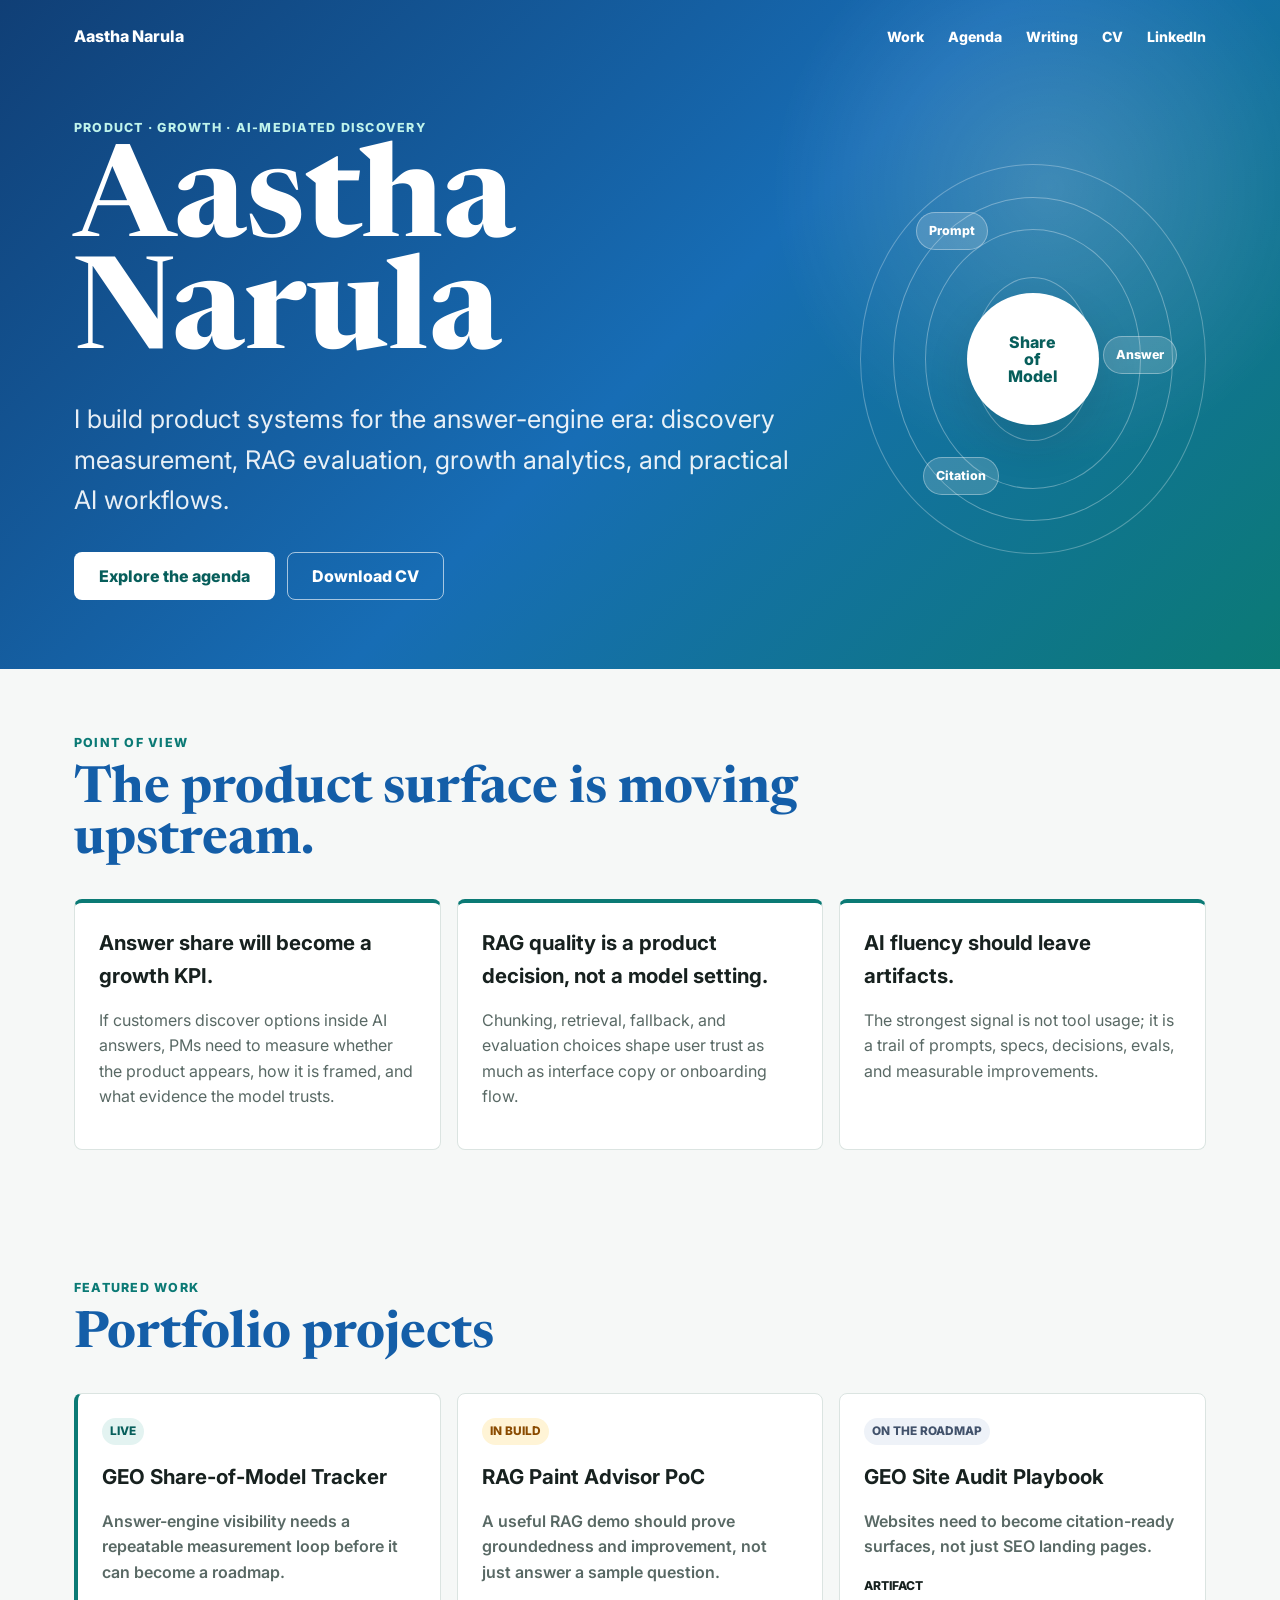
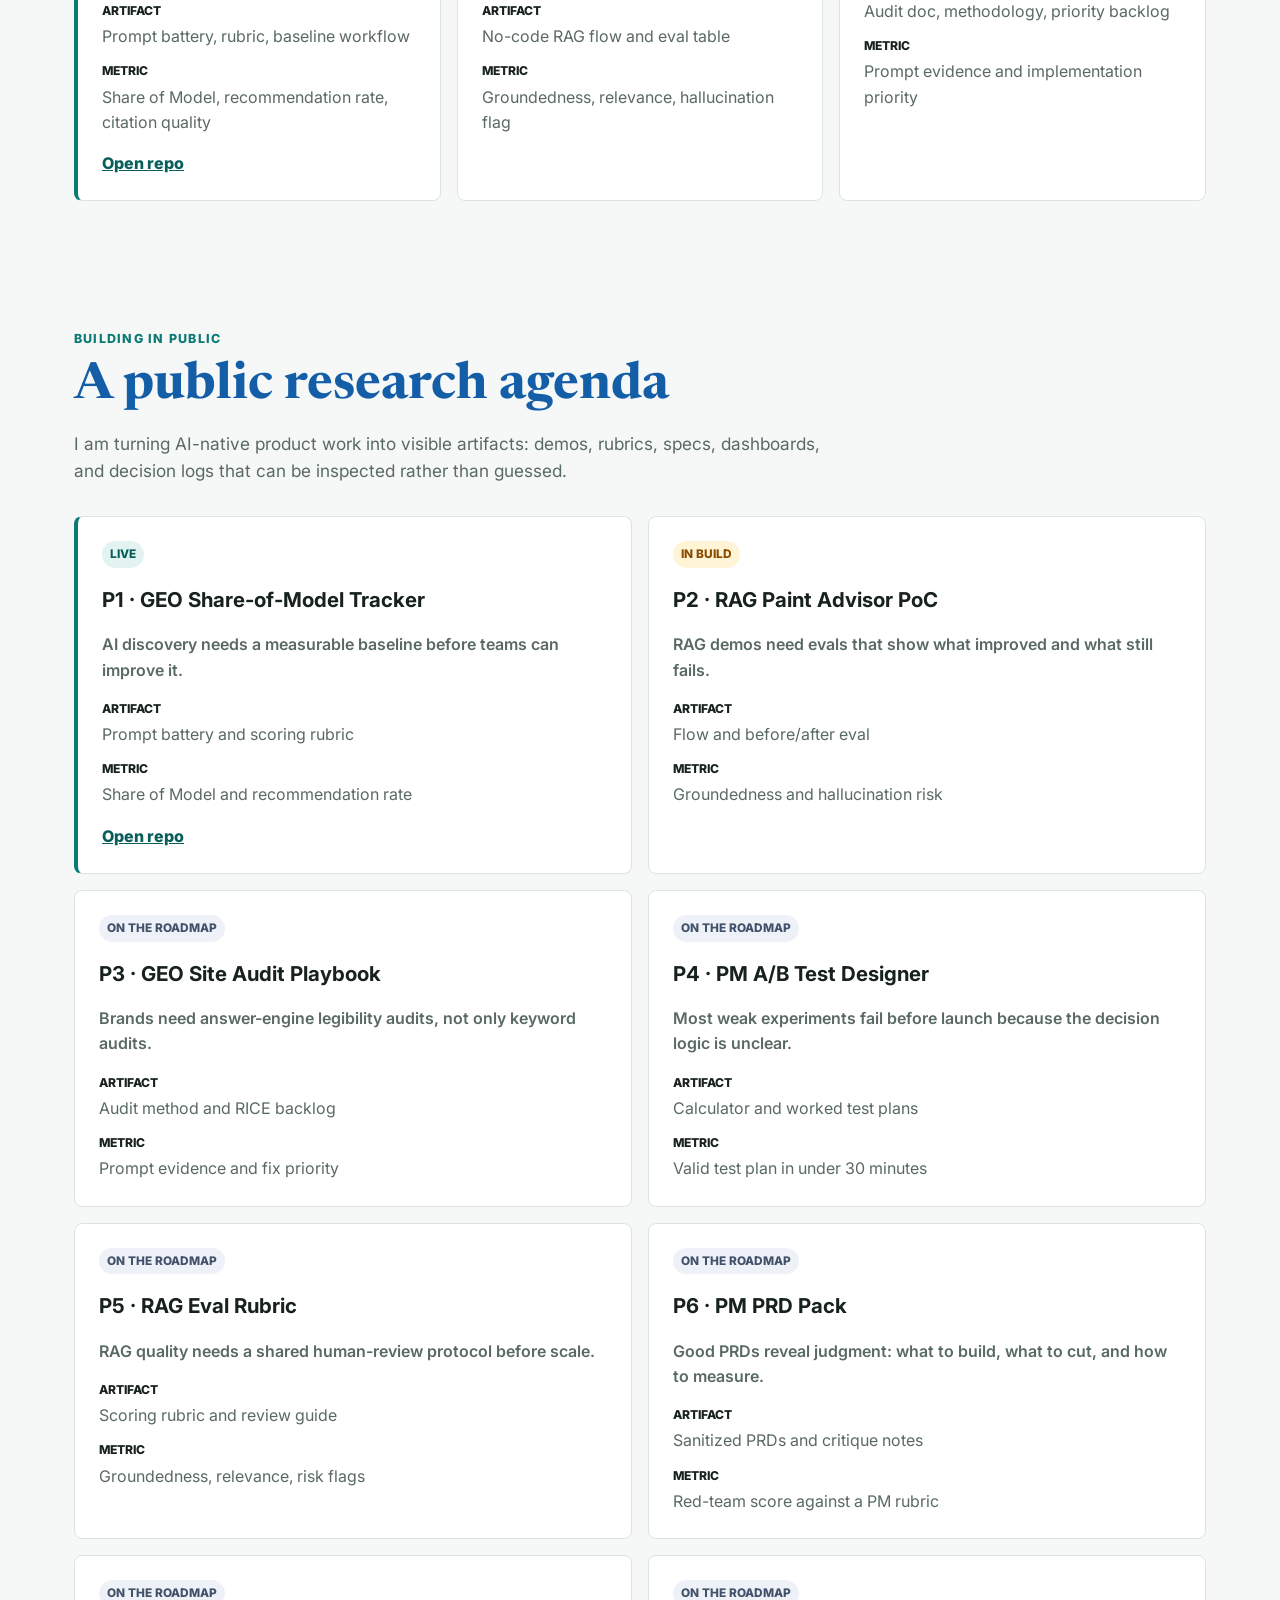
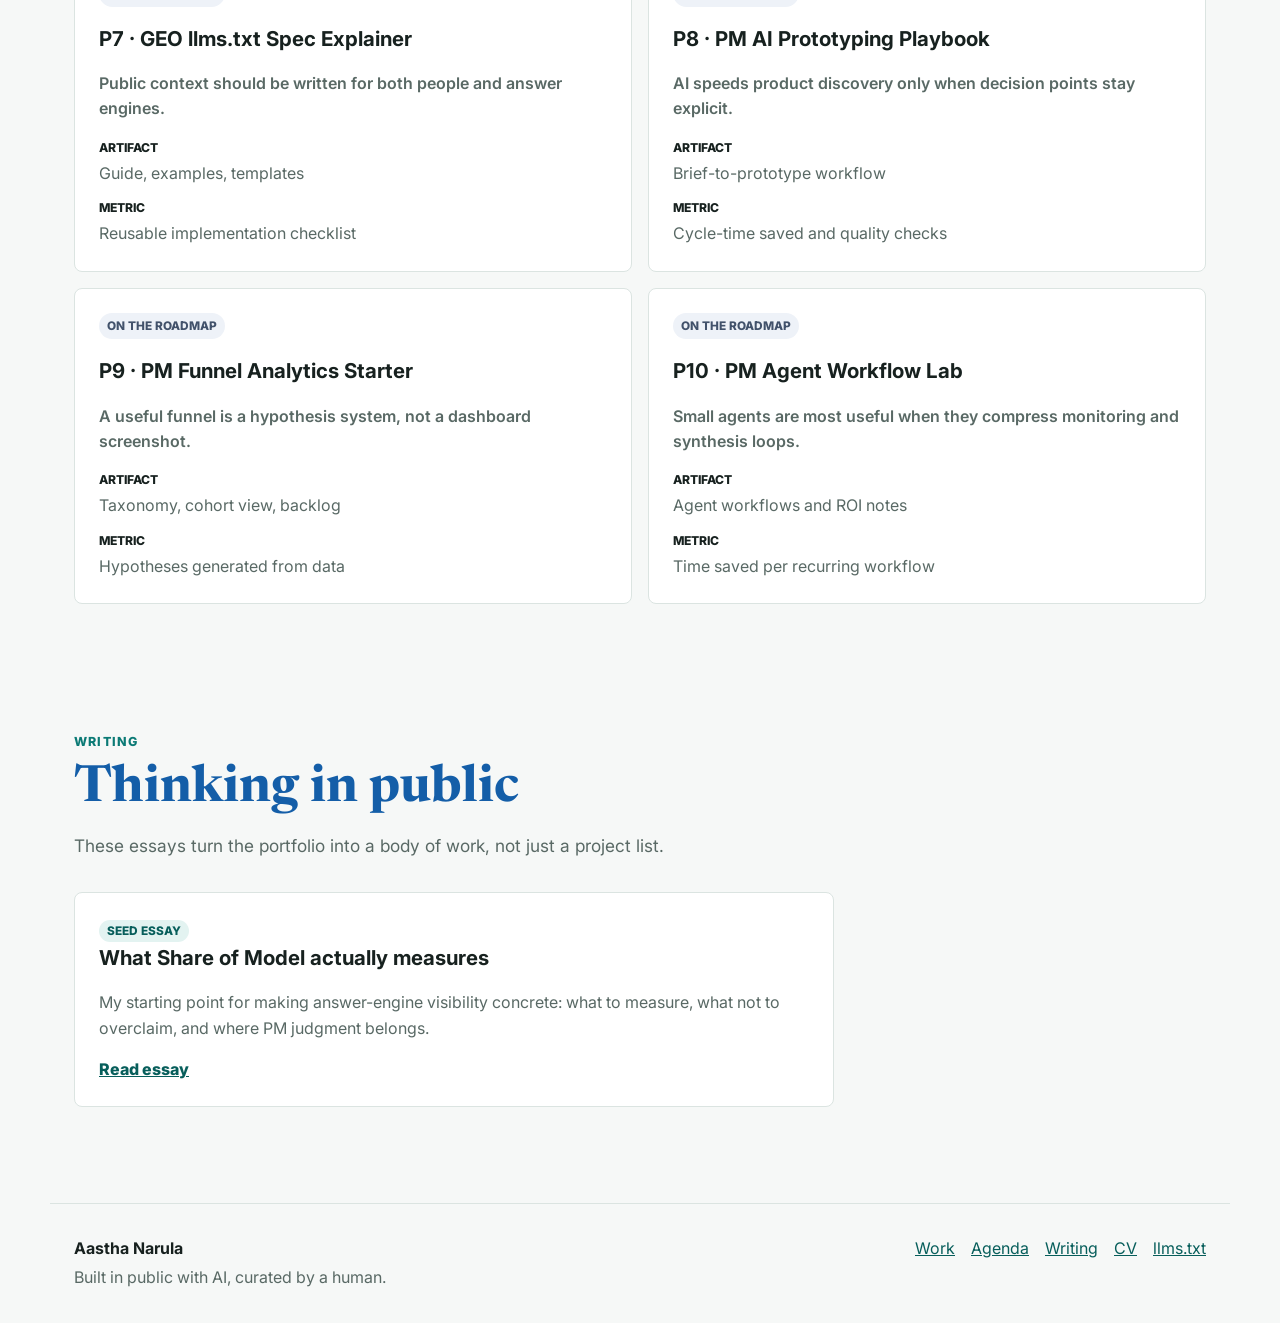
<file: index.html>
<!doctype html>
<html lang="en">
  <head>
    <meta charset="utf-8">
    <meta name="viewport" content="width=device-width, initial-scale=1">
    <title>Aastha Narula | Product · Growth · AI-Mediated Discovery</title>
    <meta name="description" content="Aastha Narula's public portfolio on AI-mediated discovery, Share of Model, RAG evaluation, growth analytics, and product operating systems.">
    <link rel="canonical" href="https://piyush-ahuja.github.io/aastha-portfolio-site/">
    <meta property="og:title" content="Aastha Narula | AI-Mediated Discovery Portfolio">
    <meta property="og:description" content="A public product portfolio on Share of Model, RAG evaluation, GEO, experimentation, and AI-native PM work.">
    <meta property="og:type" content="website">
    <meta property="og:url" content="https://piyush-ahuja.github.io/aastha-portfolio-site/">
    <meta property="og:image" content="https://piyush-ahuja.github.io/aastha-portfolio-site/assets/og-image.svg">
    <meta name="twitter:card" content="summary_large_image">
    <link rel="icon" href="assets/favicon.svg" type="image/svg+xml">
    <link rel="apple-touch-icon" href="assets/favicon.svg">
    <link rel="manifest" href="site.webmanifest">
    <link rel="alternate" type="application/rss+xml" title="Aastha Narula writing" href="feed.xml">
    <link rel="preconnect" href="https://fonts.googleapis.com">
    <link rel="preconnect" href="https://fonts.gstatic.com" crossorigin>
    <link href="https://fonts.googleapis.com/css2?family=Inter:wght@400;500;600;700;800&family=Newsreader:opsz,wght@6..72,600;6..72,700&display=swap" rel="stylesheet">
    <link rel="stylesheet" href="styles.css?v=20260708-2">
    <script>
      (function () {
        var refreshWindowMs = 15 * 24 * 60 * 60 * 1000;
        var key = "aasthaPortfolioLastCacheRefresh";
        var now = Date.now();
        var last = Number(localStorage.getItem(key) || 0);
        var params = new URLSearchParams(window.location.search);

        if (!last) {
          localStorage.setItem(key, String(now));
          return;
        }

        if (!params.has("cacheRefresh") && now - last > refreshWindowMs) {
          localStorage.setItem(key, String(now));
          params.set("cacheRefresh", String(now));
          window.location.replace(window.location.pathname + "?" + params.toString() + window.location.hash);
          return;
        }
      })();
    </script>
    <script type="application/ld+json">
      {
        "@context": "https://schema.org",
        "@graph": [
          {
            "@type": "Person",
            "@id": "https://piyush-ahuja.github.io/aastha-portfolio-site/#person",
            "name": "Aastha Narula",
            "url": "https://piyush-ahuja.github.io/aastha-portfolio-site/",
            "sameAs": ["https://www.linkedin.com/in/aasthanarula"],
            "jobTitle": "Product Manager",
            "description": "Product Manager focused on AI-mediated discovery, growth systems, GEO, RAG evaluation, and 0-to-1 product work."
          },
          {
            "@type": "WebSite",
            "@id": "https://piyush-ahuja.github.io/aastha-portfolio-site/#website",
            "name": "Aastha Narula Portfolio",
            "url": "https://piyush-ahuja.github.io/aastha-portfolio-site/",
            "author": {"@id": "https://piyush-ahuja.github.io/aastha-portfolio-site/#person"},
            "description": "A public portfolio and research agenda on AI-mediated product work."
          },
          {
            "@type": "CreativeWork",
            "name": "GEO Share-of-Model Tracker",
            "url": "https://github.com/piyush-ahuja/aastha-geo-share-of-model-tracker",
            "author": {"@id": "https://piyush-ahuja.github.io/aastha-portfolio-site/#person"},
            "description": "A reproducible tracker for measuring how answer engines mention, recommend, cite, and frame brands."
          },
          {
            "@type": "CreativeWork",
            "name": "RAG Paint Advisor PoC",
            "author": {"@id": "https://piyush-ahuja.github.io/aastha-portfolio-site/#person"},
            "description": "A no-code RAG assistant evaluated through groundedness, relevance, and hallucination risk."
          },
          {
            "@type": "CreativeWork",
            "name": "GEO Site Audit Playbook",
            "author": {"@id": "https://piyush-ahuja.github.io/aastha-portfolio-site/#person"},
            "description": "A reusable audit method for making public websites more legible to answer engines."
          },
          {
            "@type": "CreativeWork",
            "name": "PM A/B Test Designer",
            "author": {"@id": "https://piyush-ahuja.github.io/aastha-portfolio-site/#person"},
            "description": "A product experiment kit for improving test design before build effort begins."
          },
          {
            "@type": "CreativeWork",
            "name": "RAG Eval Rubric",
            "author": {"@id": "https://piyush-ahuja.github.io/aastha-portfolio-site/#person"},
            "description": "A reusable evaluation framework for retrieval quality and answer risk."
          },
          {
            "@type": "CreativeWork",
            "name": "PM PRD Pack",
            "author": {"@id": "https://piyush-ahuja.github.io/aastha-portfolio-site/#person"},
            "description": "A collection of sanitized PRDs that demonstrate product judgment, tradeoffs, and scope control."
          },
          {
            "@type": "CreativeWork",
            "name": "GEO llms.txt Spec Explainer",
            "author": {"@id": "https://piyush-ahuja.github.io/aastha-portfolio-site/#person"},
            "description": "A practitioner guide to llms.txt, answer-engine legibility, and structured public context."
          },
          {
            "@type": "CreativeWork",
            "name": "PM AI Prototyping Playbook",
            "author": {"@id": "https://piyush-ahuja.github.io/aastha-portfolio-site/#person"},
            "description": "A workflow for moving from brief to prototype to spec with clear human decision points."
          },
          {
            "@type": "CreativeWork",
            "name": "PM Funnel Analytics Starter",
            "author": {"@id": "https://piyush-ahuja.github.io/aastha-portfolio-site/#person"},
            "description": "A starter kit for event taxonomy, funnel analysis, cohorts, and product hypotheses."
          },
          {
            "@type": "CreativeWork",
            "name": "PM Agent Workflow Lab",
            "author": {"@id": "https://piyush-ahuja.github.io/aastha-portfolio-site/#person"},
            "description": "A set of lightweight agent workflows for monitoring, synthesis, and product operations."
          }
        ]
      }
    </script>
  </head>
  <body>
    <header class="site-hero" id="top">
      <nav class="topbar" aria-label="Primary navigation">
        <a class="brand" href="#top" aria-label="Aastha Narula home">Aastha Narula</a>
        <div class="nav-links">
          <a href="#work">Work</a>
          <a href="#project-index">Agenda</a>
          <a href="#writing">Writing</a>
          <a href="cv.html">CV</a>
          <a href="https://www.linkedin.com/in/aasthanarula">LinkedIn</a>
        </div>
      </nav>

      <div class="hero-inner">
        <div class="hero-copy reveal">
          <p class="eyebrow">Product · Growth · AI-mediated discovery</p>
          <h1>Aastha Narula</h1>
          <p class="lede">
            I build product systems for the answer-engine era: discovery measurement, RAG evaluation, growth analytics, and practical AI workflows.
          </p>
          <div class="hero-actions">
            <a class="button primary" href="#project-index">Explore the agenda</a>
            <a class="button secondary" href="assets/aastha-narula.pdf">Download CV</a>
          </div>
        </div>

        <div class="model-visual reveal" aria-hidden="true">
          <div class="model-ring ring-one"></div>
          <div class="model-ring ring-two"></div>
          <div class="model-ring ring-three"></div>
          <div class="model-node node-a">Prompt</div>
          <div class="model-node node-b">Answer</div>
          <div class="model-node node-c">Citation</div>
          <div class="model-core">Share<br>of<br>Model</div>
        </div>
      </div>
    </header>

    <main>
      <section class="section pov-section" aria-labelledby="pov-heading">
        <div class="section-heading reveal">
          <p class="eyebrow">Point of view</p>
          <h2 id="pov-heading">The product surface is moving upstream.</h2>
        </div>
        <div class="pov-grid">
          <article class="pov-card reveal">
            <h3>Answer share will become a growth KPI.</h3>
            <p>If customers discover options inside AI answers, PMs need to measure whether the product appears, how it is framed, and what evidence the model trusts.</p>
          </article>
          <article class="pov-card reveal">
            <h3>RAG quality is a product decision, not a model setting.</h3>
            <p>Chunking, retrieval, fallback, and evaluation choices shape user trust as much as interface copy or onboarding flow.</p>
          </article>
          <article class="pov-card reveal">
            <h3>AI fluency should leave artifacts.</h3>
            <p>The strongest signal is not tool usage; it is a trail of prompts, specs, decisions, evals, and measurable improvements.</p>
          </article>
        </div>
      </section>

      <section class="section" id="work" aria-labelledby="work-heading">
        <div class="section-heading reveal">
          <p class="eyebrow">Featured work</p>
          <h2 id="work-heading">Portfolio projects</h2>
        </div>

        <div class="project-grid compact">
          <article class="project-card featured reveal">
            <span class="status-chip live">Live</span>
            <h3>GEO Share-of-Model Tracker</h3>
            <p class="thesis">Answer-engine visibility needs a repeatable measurement loop before it can become a roadmap.</p>
            <dl>
              <div><dt>Artifact</dt><dd>Prompt battery, rubric, baseline workflow</dd></div>
              <div><dt>Metric</dt><dd>Share of Model, recommendation rate, citation quality</dd></div>
            </dl>
            <a href="https://github.com/piyush-ahuja/aastha-geo-share-of-model-tracker">Open repo</a>
          </article>

          <article class="project-card reveal">
            <span class="status-chip build">In build</span>
            <h3>RAG Paint Advisor PoC</h3>
            <p class="thesis">A useful RAG demo should prove groundedness and improvement, not just answer a sample question.</p>
            <dl>
              <div><dt>Artifact</dt><dd>No-code RAG flow and eval table</dd></div>
              <div><dt>Metric</dt><dd>Groundedness, relevance, hallucination flag</dd></div>
            </dl>
          </article>

          <article class="project-card reveal">
            <span class="status-chip roadmap">On the roadmap</span>
            <h3>GEO Site Audit Playbook</h3>
            <p class="thesis">Websites need to become citation-ready surfaces, not just SEO landing pages.</p>
            <dl>
              <div><dt>Artifact</dt><dd>Audit doc, methodology, priority backlog</dd></div>
              <div><dt>Metric</dt><dd>Prompt evidence and implementation priority</dd></div>
            </dl>
          </article>
        </div>
      </section>

      <section class="section" id="project-index" aria-labelledby="agenda-heading">
        <div class="section-heading reveal">
          <p class="eyebrow">Building in public</p>
          <h2 id="agenda-heading">A public research agenda</h2>
          <p>I am turning AI-native product work into visible artifacts: demos, rubrics, specs, dashboards, and decision logs that can be inspected rather than guessed.</p>
        </div>

        <div class="project-grid">
          <article class="project-card featured reveal">
            <span class="status-chip live">Live</span>
            <h3>P1 · GEO Share-of-Model Tracker</h3>
            <p class="thesis">AI discovery needs a measurable baseline before teams can improve it.</p>
            <dl>
              <div><dt>Artifact</dt><dd>Prompt battery and scoring rubric</dd></div>
              <div><dt>Metric</dt><dd>Share of Model and recommendation rate</dd></div>
            </dl>
            <a href="https://github.com/piyush-ahuja/aastha-geo-share-of-model-tracker">Open repo</a>
          </article>
          <article class="project-card reveal">
            <span class="status-chip build">In build</span>
            <h3>P2 · RAG Paint Advisor PoC</h3>
            <p class="thesis">RAG demos need evals that show what improved and what still fails.</p>
            <dl>
              <div><dt>Artifact</dt><dd>Flow and before/after eval</dd></div>
              <div><dt>Metric</dt><dd>Groundedness and hallucination risk</dd></div>
            </dl>
          </article>
          <article class="project-card reveal">
            <span class="status-chip roadmap">On the roadmap</span>
            <h3>P3 · GEO Site Audit Playbook</h3>
            <p class="thesis">Brands need answer-engine legibility audits, not only keyword audits.</p>
            <dl>
              <div><dt>Artifact</dt><dd>Audit method and RICE backlog</dd></div>
              <div><dt>Metric</dt><dd>Prompt evidence and fix priority</dd></div>
            </dl>
          </article>
          <article class="project-card reveal">
            <span class="status-chip roadmap">On the roadmap</span>
            <h3>P4 · PM A/B Test Designer</h3>
            <p class="thesis">Most weak experiments fail before launch because the decision logic is unclear.</p>
            <dl>
              <div><dt>Artifact</dt><dd>Calculator and worked test plans</dd></div>
              <div><dt>Metric</dt><dd>Valid test plan in under 30 minutes</dd></div>
            </dl>
          </article>
          <article class="project-card reveal">
            <span class="status-chip roadmap">On the roadmap</span>
            <h3>P5 · RAG Eval Rubric</h3>
            <p class="thesis">RAG quality needs a shared human-review protocol before scale.</p>
            <dl>
              <div><dt>Artifact</dt><dd>Scoring rubric and review guide</dd></div>
              <div><dt>Metric</dt><dd>Groundedness, relevance, risk flags</dd></div>
            </dl>
          </article>
          <article class="project-card reveal">
            <span class="status-chip roadmap">On the roadmap</span>
            <h3>P6 · PM PRD Pack</h3>
            <p class="thesis">Good PRDs reveal judgment: what to build, what to cut, and how to measure.</p>
            <dl>
              <div><dt>Artifact</dt><dd>Sanitized PRDs and critique notes</dd></div>
              <div><dt>Metric</dt><dd>Red-team score against a PM rubric</dd></div>
            </dl>
          </article>
          <article class="project-card reveal">
            <span class="status-chip roadmap">On the roadmap</span>
            <h3>P7 · GEO llms.txt Spec Explainer</h3>
            <p class="thesis">Public context should be written for both people and answer engines.</p>
            <dl>
              <div><dt>Artifact</dt><dd>Guide, examples, templates</dd></div>
              <div><dt>Metric</dt><dd>Reusable implementation checklist</dd></div>
            </dl>
          </article>
          <article class="project-card reveal">
            <span class="status-chip roadmap">On the roadmap</span>
            <h3>P8 · PM AI Prototyping Playbook</h3>
            <p class="thesis">AI speeds product discovery only when decision points stay explicit.</p>
            <dl>
              <div><dt>Artifact</dt><dd>Brief-to-prototype workflow</dd></div>
              <div><dt>Metric</dt><dd>Cycle-time saved and quality checks</dd></div>
            </dl>
          </article>
          <article class="project-card reveal">
            <span class="status-chip roadmap">On the roadmap</span>
            <h3>P9 · PM Funnel Analytics Starter</h3>
            <p class="thesis">A useful funnel is a hypothesis system, not a dashboard screenshot.</p>
            <dl>
              <div><dt>Artifact</dt><dd>Taxonomy, cohort view, backlog</dd></div>
              <div><dt>Metric</dt><dd>Hypotheses generated from data</dd></div>
            </dl>
          </article>
          <article class="project-card reveal">
            <span class="status-chip roadmap">On the roadmap</span>
            <h3>P10 · PM Agent Workflow Lab</h3>
            <p class="thesis">Small agents are most useful when they compress monitoring and synthesis loops.</p>
            <dl>
              <div><dt>Artifact</dt><dd>Agent workflows and ROI notes</dd></div>
              <div><dt>Metric</dt><dd>Time saved per recurring workflow</dd></div>
            </dl>
          </article>
        </div>
      </section>

      <section class="section writing-section" id="writing" aria-labelledby="writing-heading">
        <div class="section-heading reveal">
          <p class="eyebrow">Writing</p>
          <h2 id="writing-heading">Thinking in public</h2>
          <p>These essays turn the portfolio into a body of work, not just a project list.</p>
        </div>
        <article class="essay-card reveal">
          <span class="status-chip live">Seed essay</span>
          <h3>What Share of Model actually measures</h3>
          <p>My starting point for making answer-engine visibility concrete: what to measure, what not to overclaim, and where PM judgment belongs.</p>
          <a href="writing/share-of-model.html">Read essay</a>
        </article>
      </section>
    </main>

    <footer class="site-footer">
      <div>
        <strong>Aastha Narula</strong>
        <p>Built in public with AI, curated by a human.</p>
      </div>
      <nav aria-label="Footer navigation">
        <a href="#work">Work</a>
        <a href="#project-index">Agenda</a>
        <a href="#writing">Writing</a>
        <a href="cv.html">CV</a>
        <a href="llms.txt">llms.txt</a>
      </nav>
    </footer>

    <script>
      (function () {
        document.documentElement.classList.add("motion-ready");
        var items = document.querySelectorAll(".reveal");
        if (!("IntersectionObserver" in window)) {
          items.forEach(function (item) { item.classList.add("is-visible"); });
          return;
        }
        var observer = new IntersectionObserver(function (entries) {
          entries.forEach(function (entry) {
            if (entry.isIntersecting) {
              entry.target.classList.add("is-visible");
              observer.unobserve(entry.target);
            }
          });
        }, { threshold: 0.12 });
        items.forEach(function (item) { observer.observe(item); });
      })();
    </script>
  </body>
</html>
</file>
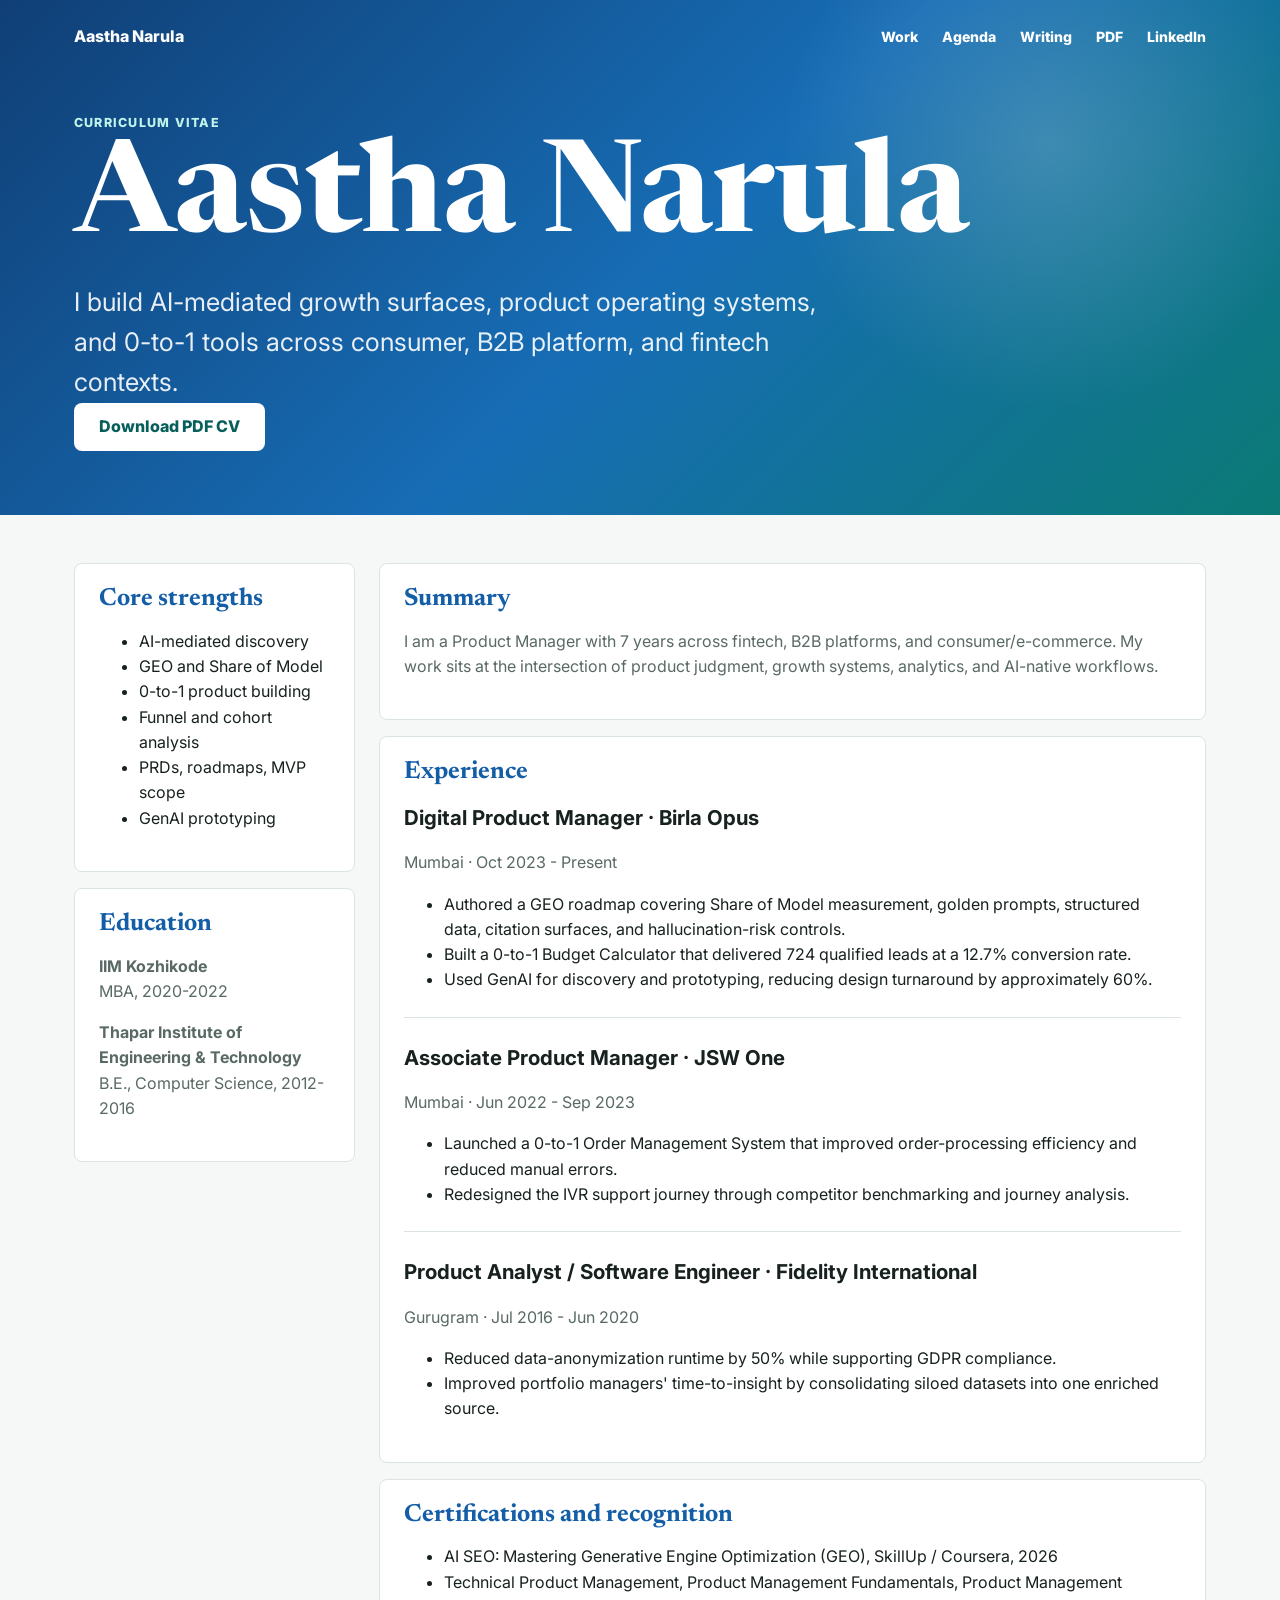
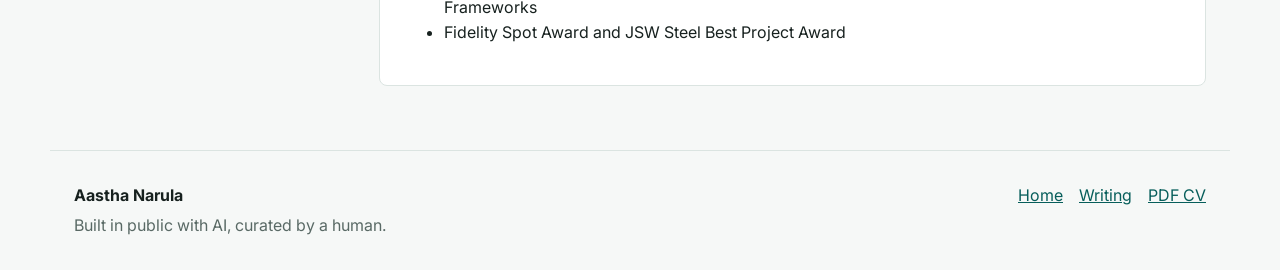
<file: cv.html>
<!doctype html>
<html lang="en">
  <head>
    <meta charset="utf-8">
    <meta name="viewport" content="width=device-width, initial-scale=1">
    <title>CV | Aastha Narula</title>
    <meta name="description" content="Aastha Narula's CV: Product Manager focused on AI-mediated growth, GEO, analytics, RAG evaluation, and 0-to-1 products.">
    <link rel="canonical" href="https://piyush-ahuja.github.io/aastha-portfolio-site/cv.html">
    <meta property="og:title" content="CV | Aastha Narula">
    <meta property="og:description" content="Product Manager focused on AI-mediated growth, GEO, analytics, RAG evaluation, and 0-to-1 products.">
    <meta property="og:type" content="profile">
    <meta property="og:url" content="https://piyush-ahuja.github.io/aastha-portfolio-site/cv.html">
    <meta property="og:image" content="https://piyush-ahuja.github.io/aastha-portfolio-site/assets/og-image.svg">
    <link rel="icon" href="assets/favicon.svg" type="image/svg+xml">
    <link rel="apple-touch-icon" href="assets/favicon.svg">
    <link rel="manifest" href="site.webmanifest">
    <link rel="preconnect" href="https://fonts.googleapis.com">
    <link rel="preconnect" href="https://fonts.gstatic.com" crossorigin>
    <link href="https://fonts.googleapis.com/css2?family=Inter:wght@400;500;600;700;800&family=Newsreader:opsz,wght@6..72,600;6..72,700&display=swap" rel="stylesheet">
    <link rel="stylesheet" href="styles.css?v=20260708-2">
    <script type="application/ld+json">
      {
        "@context": "https://schema.org",
        "@type": "Person",
        "name": "Aastha Narula",
        "url": "https://piyush-ahuja.github.io/aastha-portfolio-site/cv.html",
        "sameAs": ["https://www.linkedin.com/in/aasthanarula"],
        "jobTitle": "Product Manager",
        "description": "Product Manager focused on AI-mediated growth, GEO, analytics, RAG evaluation, and 0-to-1 products."
      }
    </script>
  </head>
  <body>
    <header class="subpage-header">
      <nav class="topbar" aria-label="Primary navigation">
        <a class="brand" href="index.html">Aastha Narula</a>
        <div class="nav-links">
          <a href="index.html#work">Work</a>
          <a href="index.html#project-index">Agenda</a>
          <a href="index.html#writing">Writing</a>
          <a href="assets/aastha-narula.pdf">PDF</a>
          <a href="https://www.linkedin.com/in/aasthanarula">LinkedIn</a>
        </div>
      </nav>
      <div class="subpage-title">
        <p class="eyebrow">Curriculum vitae</p>
        <h1>Aastha Narula</h1>
        <p>I build AI-mediated growth surfaces, product operating systems, and 0-to-1 tools across consumer, B2B platform, and fintech contexts.</p>
        <a class="button primary" href="assets/aastha-narula.pdf">Download PDF CV</a>
      </div>
    </header>

    <main class="cv-layout">
      <aside class="cv-aside">
        <section class="panel">
          <h2>Core strengths</h2>
          <ul>
            <li>AI-mediated discovery</li>
            <li>GEO and Share of Model</li>
            <li>0-to-1 product building</li>
            <li>Funnel and cohort analysis</li>
            <li>PRDs, roadmaps, MVP scope</li>
            <li>GenAI prototyping</li>
          </ul>
        </section>
        <section class="panel">
          <h2>Education</h2>
          <p><strong>IIM Kozhikode</strong><br>MBA, 2020-2022</p>
          <p><strong>Thapar Institute of Engineering & Technology</strong><br>B.E., Computer Science, 2012-2016</p>
        </section>
      </aside>

      <article class="cv-main">
        <section class="panel">
          <h2>Summary</h2>
          <p>I am a Product Manager with 7 years across fintech, B2B platforms, and consumer/e-commerce. My work sits at the intersection of product judgment, growth systems, analytics, and AI-native workflows.</p>
        </section>
        <section class="panel">
          <h2>Experience</h2>
          <article class="role">
            <h3>Digital Product Manager · Birla Opus</h3>
            <p>Mumbai · Oct 2023 - Present</p>
            <ul>
              <li>Authored a GEO roadmap covering Share of Model measurement, golden prompts, structured data, citation surfaces, and hallucination-risk controls.</li>
              <li>Built a 0-to-1 Budget Calculator that delivered 724 qualified leads at a 12.7% conversion rate.</li>
              <li>Used GenAI for discovery and prototyping, reducing design turnaround by approximately 60%.</li>
            </ul>
          </article>
          <article class="role">
            <h3>Associate Product Manager · JSW One</h3>
            <p>Mumbai · Jun 2022 - Sep 2023</p>
            <ul>
              <li>Launched a 0-to-1 Order Management System that improved order-processing efficiency and reduced manual errors.</li>
              <li>Redesigned the IVR support journey through competitor benchmarking and journey analysis.</li>
            </ul>
          </article>
          <article class="role">
            <h3>Product Analyst / Software Engineer · Fidelity International</h3>
            <p>Gurugram · Jul 2016 - Jun 2020</p>
            <ul>
              <li>Reduced data-anonymization runtime by 50% while supporting GDPR compliance.</li>
              <li>Improved portfolio managers' time-to-insight by consolidating siloed datasets into one enriched source.</li>
            </ul>
          </article>
        </section>
        <section class="panel">
          <h2>Certifications and recognition</h2>
          <ul>
            <li>AI SEO: Mastering Generative Engine Optimization (GEO), SkillUp / Coursera, 2026</li>
            <li>Technical Product Management, Product Management Fundamentals, Product Management Frameworks</li>
            <li>Fidelity Spot Award and JSW Steel Best Project Award</li>
          </ul>
        </section>
      </article>
    </main>

    <footer class="site-footer">
      <div>
        <strong>Aastha Narula</strong>
        <p>Built in public with AI, curated by a human.</p>
      </div>
      <nav aria-label="Footer navigation">
        <a href="index.html">Home</a>
        <a href="writing/share-of-model.html">Writing</a>
        <a href="assets/aastha-narula.pdf">PDF CV</a>
      </nav>
    </footer>
  </body>
</html>
</file>
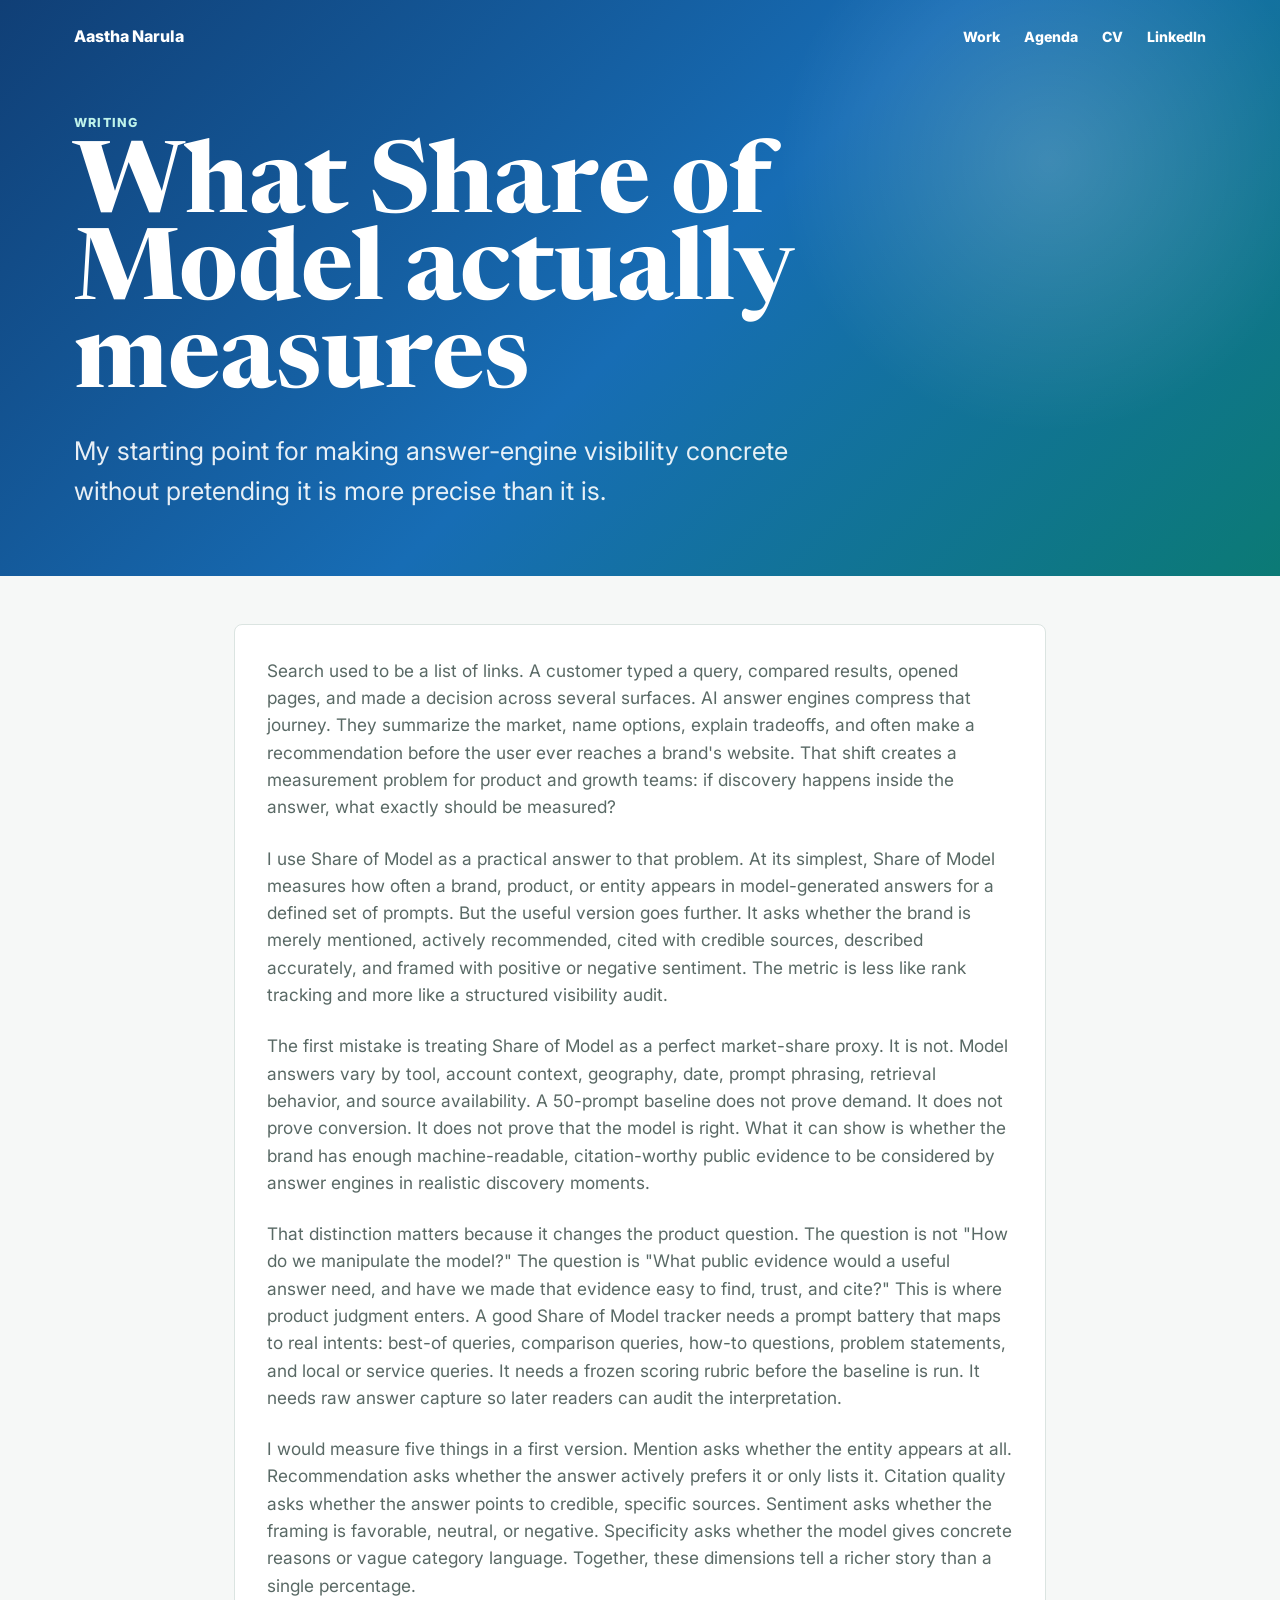
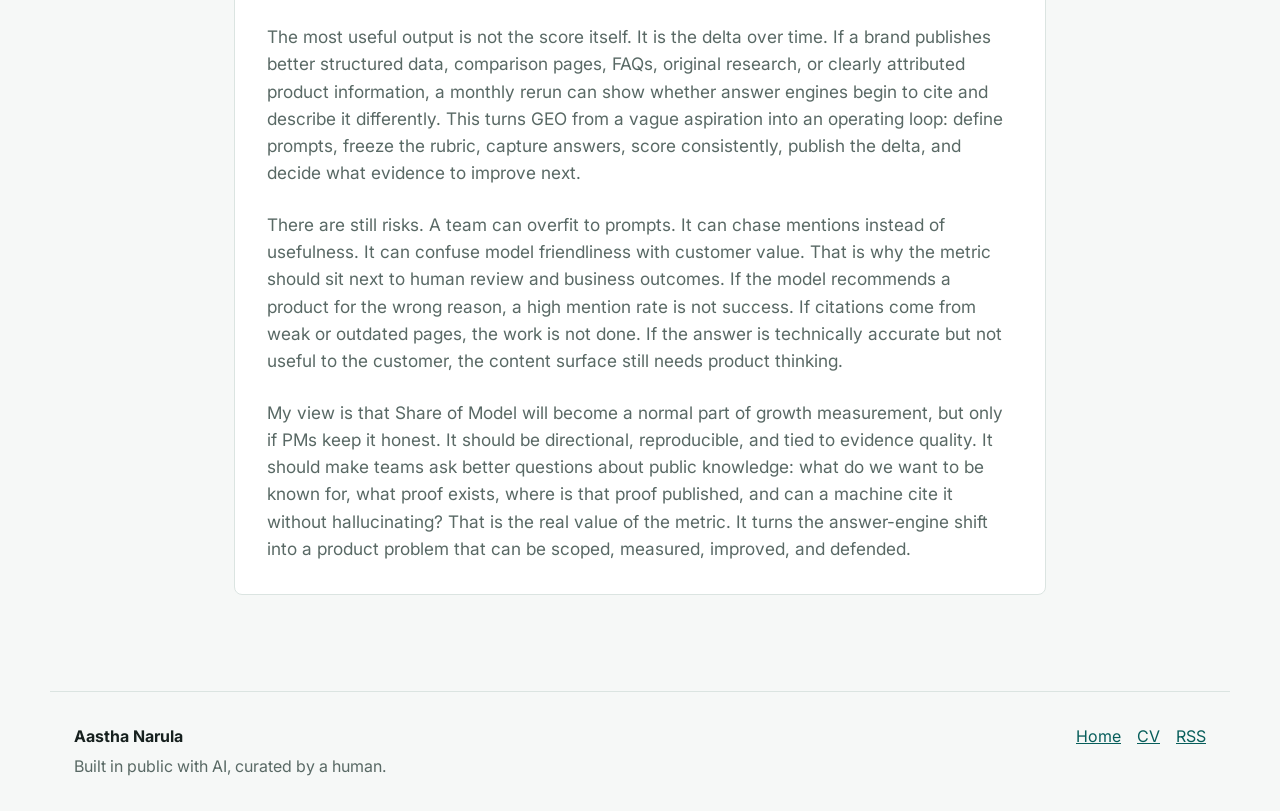
<file: writing/share-of-model.html>
<!doctype html>
<html lang="en">
  <head>
    <meta charset="utf-8">
    <meta name="viewport" content="width=device-width, initial-scale=1">
    <title>What Share of Model actually measures | Aastha Narula</title>
    <meta name="description" content="A practical essay on Share of Model: what it measures, what it does not prove, and how PMs can use it responsibly.">
    <link rel="canonical" href="https://piyush-ahuja.github.io/aastha-portfolio-site/writing/share-of-model.html">
    <meta property="og:title" content="What Share of Model actually measures">
    <meta property="og:description" content="What answer-engine visibility can measure, what it should not overclaim, and where PM judgment belongs.">
    <meta property="og:type" content="article">
    <meta property="og:url" content="https://piyush-ahuja.github.io/aastha-portfolio-site/writing/share-of-model.html">
    <meta property="og:image" content="https://piyush-ahuja.github.io/aastha-portfolio-site/assets/og-image.svg">
    <link rel="icon" href="../assets/favicon.svg" type="image/svg+xml">
    <link rel="apple-touch-icon" href="../assets/favicon.svg">
    <link rel="manifest" href="../site.webmanifest">
    <link rel="preconnect" href="https://fonts.googleapis.com">
    <link rel="preconnect" href="https://fonts.gstatic.com" crossorigin>
    <link href="https://fonts.googleapis.com/css2?family=Inter:wght@400;500;600;700;800&family=Newsreader:opsz,wght@6..72,600;6..72,700&display=swap" rel="stylesheet">
    <link rel="stylesheet" href="../styles.css?v=20260708-2">
    <script type="application/ld+json">
      {
        "@context": "https://schema.org",
        "@type": "Article",
        "headline": "What Share of Model actually measures",
        "author": {
          "@type": "Person",
          "name": "Aastha Narula",
          "url": "https://piyush-ahuja.github.io/aastha-portfolio-site/"
        },
        "datePublished": "2026-07-08",
        "dateModified": "2026-07-08",
        "description": "A practical essay on Share of Model: what it measures, what it does not prove, and how PMs can use it responsibly.",
        "mainEntityOfPage": "https://piyush-ahuja.github.io/aastha-portfolio-site/writing/share-of-model.html"
      }
    </script>
  </head>
  <body>
    <header class="subpage-header">
      <nav class="topbar" aria-label="Primary navigation">
        <a class="brand" href="../index.html">Aastha Narula</a>
        <div class="nav-links">
          <a href="../index.html#work">Work</a>
          <a href="../index.html#project-index">Agenda</a>
          <a href="../cv.html">CV</a>
          <a href="https://www.linkedin.com/in/aasthanarula">LinkedIn</a>
        </div>
      </nav>
      <div class="subpage-title article-title">
        <p class="eyebrow">Writing</p>
        <h1>What Share of Model actually measures</h1>
        <p>My starting point for making answer-engine visibility concrete without pretending it is more precise than it is.</p>
      </div>
    </header>

    <main class="article-wrap">
      <article class="article-body">
        <p>Search used to be a list of links. A customer typed a query, compared results, opened pages, and made a decision across several surfaces. AI answer engines compress that journey. They summarize the market, name options, explain tradeoffs, and often make a recommendation before the user ever reaches a brand's website. That shift creates a measurement problem for product and growth teams: if discovery happens inside the answer, what exactly should be measured?</p>

        <p>I use Share of Model as a practical answer to that problem. At its simplest, Share of Model measures how often a brand, product, or entity appears in model-generated answers for a defined set of prompts. But the useful version goes further. It asks whether the brand is merely mentioned, actively recommended, cited with credible sources, described accurately, and framed with positive or negative sentiment. The metric is less like rank tracking and more like a structured visibility audit.</p>

        <p>The first mistake is treating Share of Model as a perfect market-share proxy. It is not. Model answers vary by tool, account context, geography, date, prompt phrasing, retrieval behavior, and source availability. A 50-prompt baseline does not prove demand. It does not prove conversion. It does not prove that the model is right. What it can show is whether the brand has enough machine-readable, citation-worthy public evidence to be considered by answer engines in realistic discovery moments.</p>

        <p>That distinction matters because it changes the product question. The question is not "How do we manipulate the model?" The question is "What public evidence would a useful answer need, and have we made that evidence easy to find, trust, and cite?" This is where product judgment enters. A good Share of Model tracker needs a prompt battery that maps to real intents: best-of queries, comparison queries, how-to questions, problem statements, and local or service queries. It needs a frozen scoring rubric before the baseline is run. It needs raw answer capture so later readers can audit the interpretation.</p>

        <p>I would measure five things in a first version. Mention asks whether the entity appears at all. Recommendation asks whether the answer actively prefers it or only lists it. Citation quality asks whether the answer points to credible, specific sources. Sentiment asks whether the framing is favorable, neutral, or negative. Specificity asks whether the model gives concrete reasons or vague category language. Together, these dimensions tell a richer story than a single percentage.</p>

        <p>The most useful output is not the score itself. It is the delta over time. If a brand publishes better structured data, comparison pages, FAQs, original research, or clearly attributed product information, a monthly rerun can show whether answer engines begin to cite and describe it differently. This turns GEO from a vague aspiration into an operating loop: define prompts, freeze the rubric, capture answers, score consistently, publish the delta, and decide what evidence to improve next.</p>

        <p>There are still risks. A team can overfit to prompts. It can chase mentions instead of usefulness. It can confuse model friendliness with customer value. That is why the metric should sit next to human review and business outcomes. If the model recommends a product for the wrong reason, a high mention rate is not success. If citations come from weak or outdated pages, the work is not done. If the answer is technically accurate but not useful to the customer, the content surface still needs product thinking.</p>

        <p>My view is that Share of Model will become a normal part of growth measurement, but only if PMs keep it honest. It should be directional, reproducible, and tied to evidence quality. It should make teams ask better questions about public knowledge: what do we want to be known for, what proof exists, where is that proof published, and can a machine cite it without hallucinating? That is the real value of the metric. It turns the answer-engine shift into a product problem that can be scoped, measured, improved, and defended.</p>
      </article>
    </main>

    <footer class="site-footer">
      <div>
        <strong>Aastha Narula</strong>
        <p>Built in public with AI, curated by a human.</p>
      </div>
      <nav aria-label="Footer navigation">
        <a href="../index.html">Home</a>
        <a href="../cv.html">CV</a>
        <a href="../feed.xml">RSS</a>
      </nav>
    </footer>
  </body>
</html>
</file>
<file: styles.css>
:root {
  --font-display: "Newsreader", Georgia, serif;
  --font-text: "Inter", system-ui, -apple-system, BlinkMacSystemFont, "Segoe UI", sans-serif;
  --space-1: 4px;
  --space-2: 8px;
  --space-3: 12px;
  --space-4: 16px;
  --space-5: 24px;
  --space-6: 32px;
  --space-7: 48px;
  --space-8: 64px;
  --space-9: 96px;
  --color-bg: #f6f8f7;
  --color-paper: #ffffff;
  --color-ink: #17211f;
  --color-muted: #596965;
  --color-line: #dbe4e1;
  --color-accent: #0b7a75;
  --color-accent-dark: #075e5b;
  --color-accent-soft: #e3f3f1;
  --color-blue: #145ea8;
  --color-focus: #d97706;
  --radius: 8px;
  --shadow: 0 18px 44px rgba(23, 33, 31, 0.12);
  --max-width: 1180px;
}

* {
  box-sizing: border-box;
}

html {
  scroll-behavior: smooth;
}

body {
  margin: 0;
  background: var(--color-bg);
  color: var(--color-ink);
  font-family: var(--font-text);
  line-height: 1.58;
}

a {
  color: var(--color-accent-dark);
}

a:focus-visible,
button:focus-visible {
  outline: 3px solid var(--color-focus);
  outline-offset: var(--space-1);
}

.site-hero,
.subpage-header {
  color: var(--color-paper);
  background:
    radial-gradient(circle at 82% 28%, rgba(255, 255, 255, 0.18), transparent 24%),
    linear-gradient(135deg, #103f76 0%, #176db5 52%, #0b7a75 100%);
}

.topbar {
  display: flex;
  align-items: center;
  justify-content: space-between;
  gap: var(--space-5);
  max-width: var(--max-width);
  margin: 0 auto;
  padding: var(--space-5) var(--space-5) 0;
}

.brand,
.nav-links a {
  color: var(--color-paper);
  text-decoration: none;
}

.brand {
  font-weight: 800;
}

.nav-links {
  display: flex;
  gap: var(--space-5);
  font-size: 0.88rem;
  font-weight: 800;
}

.hero-inner {
  display: grid;
  grid-template-columns: minmax(0, 1fr) minmax(300px, 0.48fr);
  gap: var(--space-8);
  align-items: center;
  max-width: var(--max-width);
  min-height: 620px;
  margin: 0 auto;
  padding: var(--space-8) var(--space-5);
}

.eyebrow {
  margin: 0 0 var(--space-3);
  color: #bff3eb;
  font-size: 0.78rem;
  font-weight: 800;
  letter-spacing: 0.1em;
  text-transform: uppercase;
}

h1,
h2,
h3 {
  letter-spacing: 0;
}

.hero-copy h1,
.subpage-title h1 {
  margin: 0;
  font-family: var(--font-display);
  font-size: clamp(4.4rem, 10vw, 9rem);
  line-height: 0.88;
}

.lede,
.subpage-title p:not(.eyebrow) {
  max-width: 760px;
  margin: var(--space-5) 0 0;
  color: rgba(255, 255, 255, 0.9);
  font-size: clamp(1.18rem, 2vw, 1.6rem);
}

.hero-actions {
  display: flex;
  flex-wrap: wrap;
  gap: var(--space-3);
  margin-top: var(--space-6);
}

.button {
  display: inline-flex;
  align-items: center;
  justify-content: center;
  min-height: 48px;
  padding: 0 var(--space-5);
  border: 1px solid transparent;
  border-radius: var(--radius);
  font-weight: 800;
  text-decoration: none;
}

.button.primary {
  color: var(--color-accent-dark);
  background: var(--color-paper);
}

.button.secondary {
  color: var(--color-paper);
  border-color: rgba(255, 255, 255, 0.62);
}

.model-visual {
  position: relative;
  min-height: 390px;
  border: 1px solid rgba(255, 255, 255, 0.28);
  border-radius: 50%;
}

.model-ring,
.model-node,
.model-core {
  position: absolute;
}

.model-ring {
  inset: var(--space-6);
  border: 1px solid rgba(255, 255, 255, 0.32);
  border-radius: 50%;
}

.ring-two {
  inset: var(--space-8);
}

.ring-three {
  inset: 112px;
}

.model-core {
  top: 50%;
  left: 50%;
  display: grid;
  width: 132px;
  height: 132px;
  place-items: center;
  padding: var(--space-4);
  color: var(--color-accent-dark);
  background: var(--color-paper);
  border-radius: 50%;
  transform: translate(-50%, -50%);
  font-weight: 800;
  line-height: 1.05;
  text-align: center;
  box-shadow: var(--shadow);
}

.model-node {
  padding: var(--space-2) var(--space-3);
  color: var(--color-paper);
  background: rgba(255, 255, 255, 0.16);
  border: 1px solid rgba(255, 255, 255, 0.34);
  border-radius: 999px;
  font-size: 0.78rem;
  font-weight: 800;
}

.node-a {
  top: 12%;
  left: 16%;
}

.node-b {
  right: 8%;
  top: 44%;
}

.node-c {
  bottom: 15%;
  left: 18%;
}

.section {
  max-width: var(--max-width);
  margin: 0 auto;
  padding: var(--space-8) var(--space-5);
}

.section-heading {
  max-width: 760px;
  margin-bottom: var(--space-6);
}

.section-heading .eyebrow,
.project-card .status-chip,
.essay-card .status-chip {
  color: var(--color-accent);
}

.section h2,
.panel h2 {
  margin: 0;
  color: var(--color-blue);
  font-family: var(--font-display);
  font-size: clamp(2.2rem, 4vw, 4rem);
  line-height: 1;
}

.section-heading p:not(.eyebrow) {
  color: var(--color-muted);
  font-size: 1.08rem;
}

.pov-grid,
.project-grid {
  display: grid;
  grid-template-columns: repeat(3, minmax(0, 1fr));
  gap: var(--space-4);
}

.project-grid:not(.compact) {
  grid-template-columns: repeat(2, minmax(0, 1fr));
}

.pov-card,
.project-card,
.essay-card,
.panel {
  background: var(--color-paper);
  border: 1px solid var(--color-line);
  border-radius: var(--radius);
}

.pov-card,
.project-card,
.essay-card {
  padding: var(--space-5);
}

.pov-card {
  border-top: var(--space-1) solid var(--color-accent);
}

.pov-card h3,
.project-card h3,
.essay-card h3,
.role h3 {
  margin: 0;
  color: var(--color-ink);
  font-size: 1.28rem;
}

.pov-card p,
.project-card p,
.essay-card p,
.panel p,
.project-card dd,
.article-body p {
  color: var(--color-muted);
}

.project-card {
  display: flex;
  flex-direction: column;
  gap: var(--space-4);
  transition: transform 180ms ease, box-shadow 180ms ease, border-color 180ms ease;
}

.project-card:hover {
  border-color: rgba(11, 122, 117, 0.38);
  box-shadow: var(--shadow);
  transform: translateY(-2px);
}

.project-card.featured {
  border-left: var(--space-1) solid var(--color-accent);
}

.status-chip {
  align-self: flex-start;
  padding: var(--space-1) var(--space-2);
  background: var(--color-accent-soft);
  border-radius: 999px;
  font-size: 0.74rem;
  font-weight: 800;
  text-transform: uppercase;
}

.status-chip.live {
  color: var(--color-accent-dark);
}

.status-chip.build {
  color: #8a4b00;
  background: #fff4d6;
}

.status-chip.roadmap {
  color: #42526b;
  background: #eef2f8;
}

.thesis {
  margin: 0;
  font-weight: 600;
}

.project-card dl {
  display: grid;
  gap: var(--space-3);
  margin: 0;
}

.project-card dt {
  color: var(--color-ink);
  font-size: 0.76rem;
  font-weight: 800;
  text-transform: uppercase;
}

.project-card dd {
  margin: var(--space-1) 0 0;
}

.project-card a,
.essay-card a {
  margin-top: auto;
  font-weight: 800;
}

.writing-section {
  padding-bottom: var(--space-9);
}

.essay-card {
  max-width: 760px;
}

.subpage-title {
  max-width: var(--max-width);
  margin: 0 auto;
  padding: var(--space-8) var(--space-5);
}

.cv-layout {
  display: grid;
  grid-template-columns: minmax(240px, 0.34fr) minmax(0, 1fr);
  gap: var(--space-5);
  max-width: var(--max-width);
  margin: 0 auto;
  padding: var(--space-7) var(--space-5) var(--space-8);
}

.cv-aside,
.cv-main {
  display: grid;
  align-content: start;
  gap: var(--space-4);
}

.panel {
  padding: var(--space-5);
}

.panel h2 {
  margin-bottom: var(--space-4);
  font-size: 1.55rem;
}

.role + .role {
  margin-top: var(--space-5);
  padding-top: var(--space-5);
  border-top: 1px solid var(--color-line);
}

.article-wrap {
  max-width: 860px;
  margin: 0 auto;
  padding: var(--space-7) var(--space-5) var(--space-9);
}

.article-title h1 {
  max-width: 920px;
  font-size: clamp(3.1rem, 8vw, 6.2rem);
}

.article-body {
  padding: var(--space-6);
  background: var(--color-paper);
  border: 1px solid var(--color-line);
  border-radius: var(--radius);
}

.article-body p {
  margin: 0 0 var(--space-5);
  font-size: 1.08rem;
}

.article-body p:last-child {
  margin-bottom: 0;
}

.site-footer {
  display: flex;
  justify-content: space-between;
  gap: var(--space-5);
  max-width: var(--max-width);
  margin: 0 auto;
  padding: var(--space-6) var(--space-5);
  border-top: 1px solid var(--color-line);
}

.site-footer p {
  margin: var(--space-1) 0 0;
  color: var(--color-muted);
}

.site-footer nav {
  display: flex;
  flex-wrap: wrap;
  gap: var(--space-4);
}

.reveal {
  opacity: 1;
  transform: none;
  transition: opacity 420ms ease, transform 420ms ease;
}

.motion-ready main .reveal.is-visible {
  opacity: 1;
  transform: translateY(0);
}

@media (prefers-reduced-motion: reduce) {
  html {
    scroll-behavior: auto;
  }

  *,
  *::before,
  *::after {
    animation-duration: 0.01ms !important;
    animation-iteration-count: 1 !important;
    transition-duration: 0.01ms !important;
  }

  .reveal {
    opacity: 1;
    transform: none;
  }
}

@media (max-width: 900px) {
  .topbar,
  .hero-inner,
  .cv-layout,
  .site-footer {
    grid-template-columns: 1fr;
  }

  .topbar,
  .site-footer {
    display: grid;
  }

  .nav-links {
    overflow-x: auto;
    padding-bottom: var(--space-1);
  }

  .hero-inner {
    min-height: auto;
  }

  .model-visual {
    min-height: 320px;
  }

  .pov-grid,
  .project-grid,
  .project-grid:not(.compact) {
    grid-template-columns: 1fr;
  }
}

@media (max-width: 560px) {
  .hero-copy h1,
  .subpage-title h1 {
    font-size: clamp(3.5rem, 17vw, 5.2rem);
  }

  .hero-actions,
  .button {
    width: 100%;
  }

  .section,
  .subpage-title,
  .article-wrap,
  .cv-layout {
    padding-left: var(--space-4);
    padding-right: var(--space-4);
  }
}
</file>
